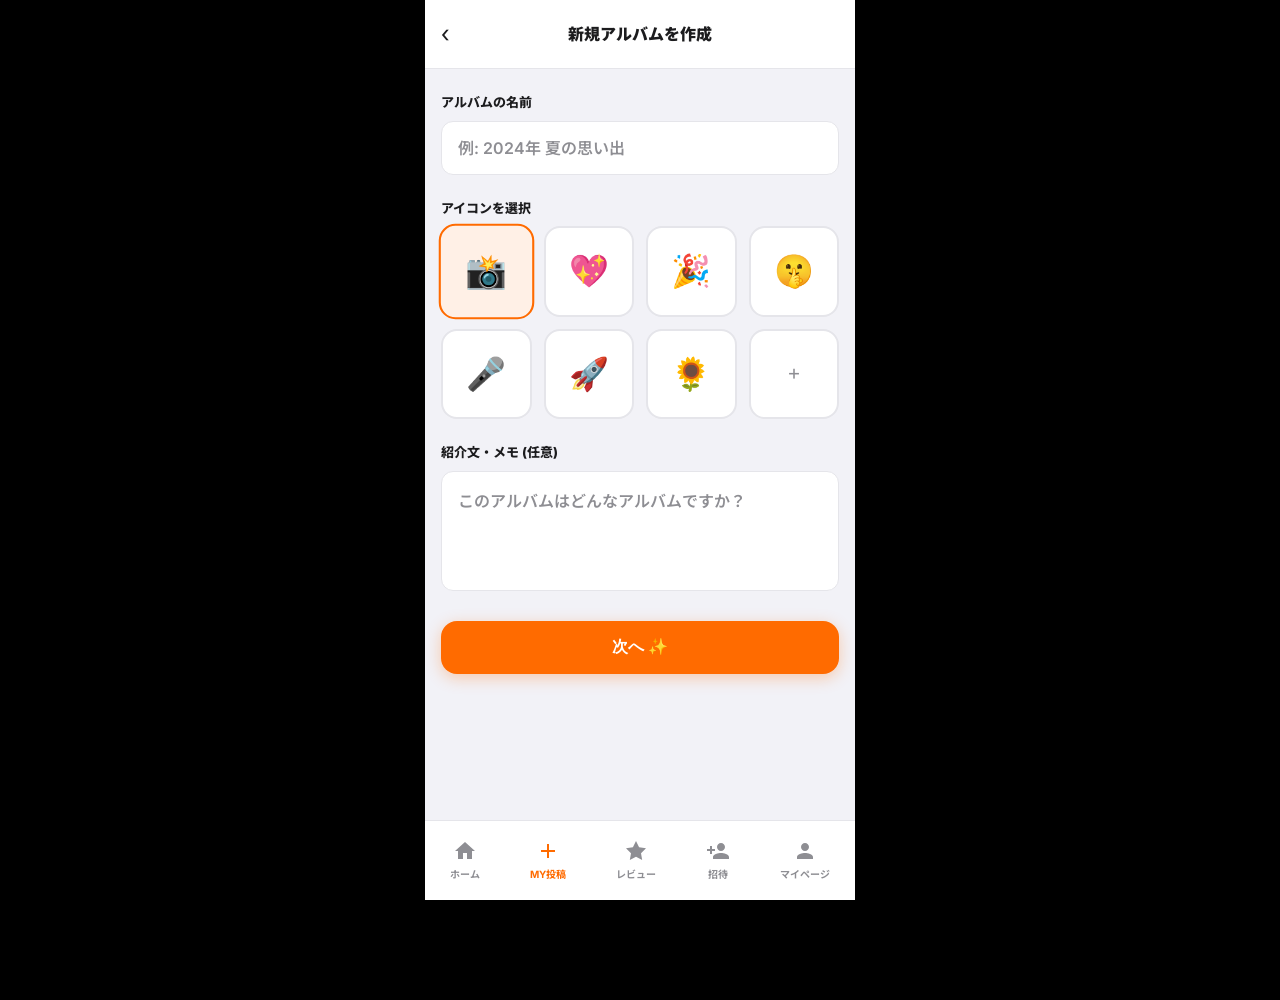
<file: album_create.html>
<!DOCTYPE html>
<html lang="ja">
<head>
    <meta charset="UTF-8">
    <meta name="viewport" content="width=device-width, initial-scale=1.0, maximum-scale=1.0, user-scalable=no, viewport-fit=cover">
    <title>新規アルバムを作成</title>
    <link rel="stylesheet" href="styles.css">
    <link href="https://fonts.googleapis.com/css2?family=Inter:wght@400;600;800;900&family=Noto+Sans+JP:wght@400;700;900&display=swap" rel="stylesheet">
    <style>
        :root {
            --nav-height: 80px;
        }

        body { padding-bottom: calc(var(--nav-height) + 20px); -webkit-tap-highlight-color: transparent; }
        
        .page-header { padding: 16px; background: rgba(255,255,255,0.95); backdrop-filter: blur(10px); position: sticky; top: 0; z-index: 50; display: flex; align-items: center; justify-content: space-between; border-bottom: 1px solid var(--border-color); }
        .back-btn { font-size: 24px; color: var(--text-main); text-decoration: none; width: 32px;}
        .page-title { font-size: 16px; font-weight: 900; }
        
        .form-area { padding: 24px 16px; }
        .f-title { font-size: 13px; font-weight: 800; margin-bottom: 8px; color: var(--text-main); }
        .f-input { width: 100%; border: 1px solid var(--border-color); background: #FFF; padding: 16px; border-radius: 12px; font-size: 16px; font-weight: 700; color: var(--text-main); margin-bottom: 24px; font-family: inherit; }
        .f-input::placeholder { color: var(--text-sub); font-weight: 600; }
        .f-input:focus { outline: 2px solid var(--primary-color); border-color: transparent;}

        .icon-grid { display: grid; grid-template-columns: repeat(4, 1fr); gap: 12px; margin-bottom: 24px; }
        .icon-btn { aspect-ratio: 1; border-radius: 16px; background: #FFF; border: 2px solid var(--border-color); display: flex; align-items: center; justify-content: center; font-size: 32px; cursor: pointer; transition: 0.2s; }
        .icon-btn.active { border-color: var(--primary-color); background: var(--primary-light); transform: scale(1.05); }

        textarea.f-input { height: 120px; resize: none; }

        .btn-next { width: 100%; background: var(--primary-color); color: #FFF; padding: 16px; border-radius: 16px; font-size: 16px; font-weight: 800; border: none; cursor: pointer; display: flex; align-items: center; justify-content: center; box-shadow: 0 4px 16px rgba(255,107,0,0.3); transition: 0.2s;}
        .btn-next:active { transform: scale(0.98); }

        /* Unified Bottom Nav */
        .bottom-nav { position: fixed; bottom: 0; left: 50%; transform: translateX(-50%); width: 100%; max-width: 430px; background-color: rgba(255,255,255,0.95); backdrop-filter: blur(10px); height: var(--nav-height); display: flex; justify-content: space-around; align-items: center; border-top: 1px solid var(--border-color); z-index: 100; padding-bottom: env(safe-area-inset-bottom, 0px); }
        .nav-item { display: flex; flex-direction: column; align-items: center; color: var(--text-sub); text-decoration: none; font-size: 10px; font-weight: 700; gap: 4px; }
        .nav-item.active { color: var(--primary-color); }
        .nav-item svg { width: 24px; height: 24px; fill: currentColor; }
        .nav-fab { background-color: var(--primary-color); color: white; width: 56px; height: 56px; border-radius: 50%; display: flex; align-items: center; justify-content: center; margin-top: -30px; box-shadow: 0 4px 12px rgba(255,107,0,0.3); font-size: 32px; line-height: 1; text-decoration: none; border: 4px solid var(--bg-color); }
    </style>
</head>
<body>
    <div class="app-container">

        <header class="page-header">
            <a href="javascript:history.back()" class="back-btn">‹</a>
            <div class="page-title">新規アルバムを作成</div>
            <div style="width: 32px;"></div>
        </header>

        <div class="form-area" style="padding-bottom: 110px;">
            <div class="f-title">アルバムの名前</div>
            <input type="text" id="albumName" class="f-input" placeholder="例: 2024年 夏の思い出" value="">

            <div class="f-title">アイコンを選択</div>
            <div class="icon-grid" id="iconGrid">
                <div class="icon-btn active" onclick="selectIcon(this, '📸')">📸</div>
                <div class="icon-btn" onclick="selectIcon(this, '💖')">💖</div>
                <div class="icon-btn" onclick="selectIcon(this, '🎉')">🎉</div>
                <div class="icon-btn" onclick="selectIcon(this, '🤫')">🤫</div>
                <div class="icon-btn" onclick="selectIcon(this, '🎤')">🎤</div>
                <div class="icon-btn" onclick="selectIcon(this, '🚀')">🚀</div>
                <div class="icon-btn" onclick="selectIcon(this, '🌻')">🌻</div>
                <div class="icon-btn" style="font-size:14px; color:var(--text-sub); font-weight:800;">＋</div>
            </div>

            <div class="f-title">紹介文・メモ (任意)</div>
            <textarea id="albumDesc" class="f-input" placeholder="このアルバムはどんなアルバムですか？"></textarea>

            <button class="btn-next" onclick="createAlbum()">次へ ✨</button>
        </div>

        <nav class="bottom-nav">
            <a href="dashboard.html" class="nav-item">
                <svg viewBox="0 0 24 24"><path d="M10 20v-6h4v6h5v-8h3L12 3 2 12h3v8z"/></svg>
                <span>ホーム</span>
            </a>
            <a href="album_edit.html" class="nav-item active">
                <svg viewBox="0 0 24 24"><path d="M19 13h-6v6h-2v-6H5v-2h6V5h2v6h6v2z"/></svg>
                <span>MY投稿</span>
            </a>
            <a href="review.html" class="nav-item">
                <svg viewBox="0 0 24 24"><path d="M12 2l3.09 6.26L22 9.27l-5 4.87 1.18 6.88L12 17.77l-6.18 3.25L7 14.14 2 9.27l6.91-1.01L12 2z"/></svg>
                <span>レビュー</span>
            </a>
            <a href="invite.html" class="nav-item">
                <svg viewBox="0 0 24 24"><path d="M15 12c2.21 0 4-1.79 4-4s-1.79-4-4-4-4 1.79-4 4 1.79 4 4 4zm-9-2V7H4v3H1v2h3v3h2v-3h3v-2H6zm9 4c-2.67 0-8 1.34-8 4v2h16v-2c0-2.66-5.33-4-8-4z"/></svg>
                <span>招待</span>
            </a>
            <a href="mypage.html" class="nav-item">
                <svg viewBox="0 0 24 24"><path d="M12 12c2.21 0 4-1.79 4-4s-1.79-4-4-4-4 1.79-4 4 1.79 4 4 4zm0 2c-2.67 0-8 1.34-8 4v2h16v-2c0-2.66-5.33-4-8-4z"/></svg>
                <span>マイページ</span>
            </a>
        </nav>
    </div>

    

    <script>
        let selectedIconVal = '📸';
        
        function selectIcon(el, iconChar) {
            document.querySelectorAll('.icon-btn').forEach(btn => btn.classList.remove('active'));
            el.classList.add('active');
            selectedIconVal = iconChar;
        }

        function createAlbum() {
            const name = document.getElementById('albumName').value || '名称未設定アルバム';
            const desc = document.getElementById('albumDesc').value;
            
            // Build object
            const albumObj = {
                name: name,
                icon: selectedIconVal,
                desc: desc
            };

            // Save to array in localStorage
            let existing = JSON.parse(localStorage.getItem('myCustomAlbums') || '[]');
            existing.unshift(albumObj);
            localStorage.setItem('myCustomAlbums', JSON.stringify(existing));

            // Set as current selected for the edit screen
            localStorage.setItem('selectedCurrentAlbum', name);

            // Navigate to upload actual content
            location.href = 'album_edit.html';
        }
    </script>
</body>
</html>
</file>
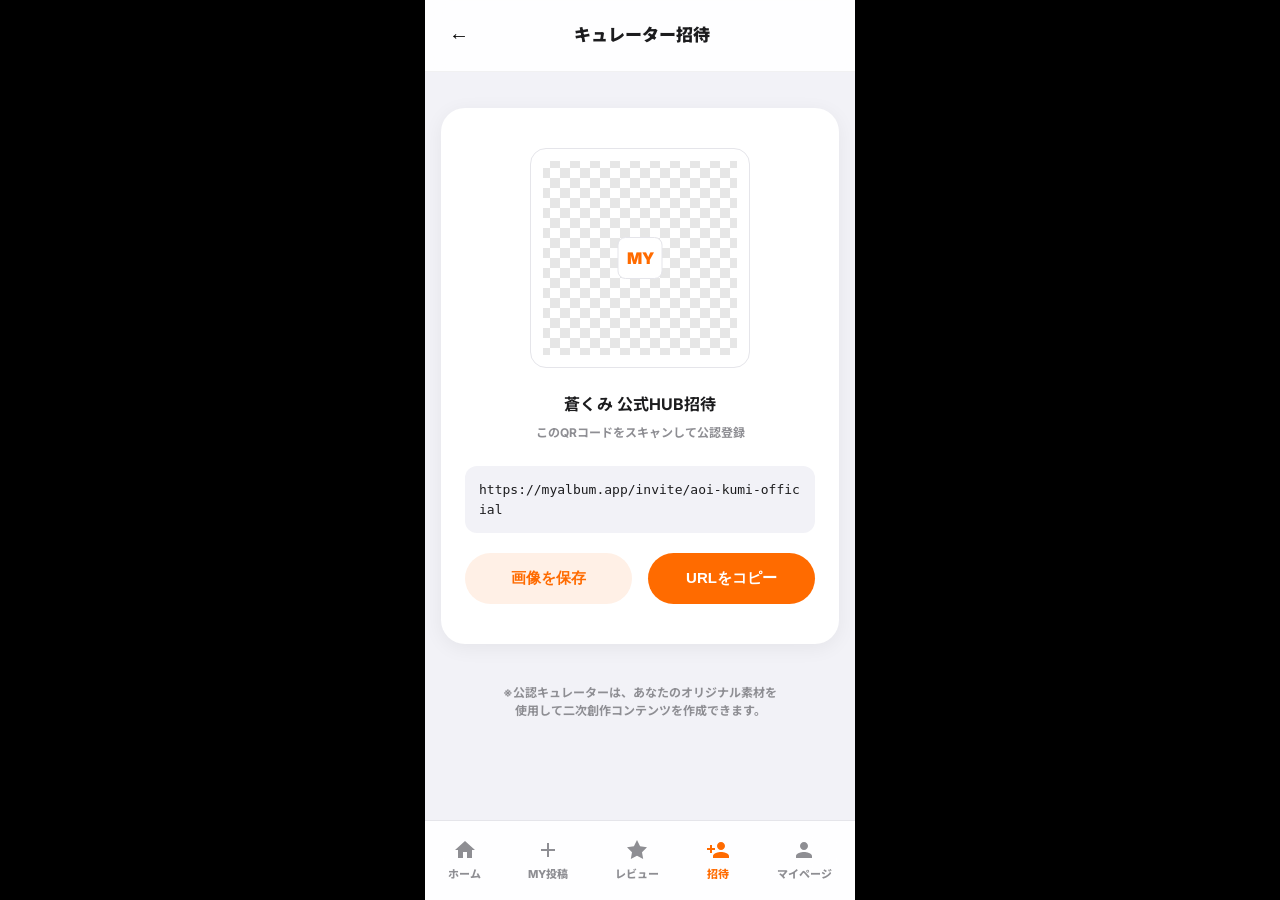
<file: invite.html>
<!DOCTYPE html>
<html lang="ja">
<head>
    <meta charset="UTF-8">
    <meta name="viewport" content="width=device-width, initial-scale=1.0, maximum-scale=1.0, user-scalable=no">
    <title data-i18n="inv_title">ファン招待 - MYアルバム アーティスト</title>
    <link rel="stylesheet" href="styles.css">
    <script src="lang.js"></script>
    <style>
        .qr-card { background: white; padding: 40px 24px; border-radius: 24px; text-align: center; box-shadow: 0 4px 20px rgba(0,0,0,0.06); margin-top: 20px; }
        .qr-frame {
            width: 220px; height: 220px; background: #fff; margin: 0 auto 24px;
            padding: 12px; border: 1px solid var(--border-color); border-radius: 16px;
            display: flex; align-items: center; justify-content: center; position: relative;
        }
        .qr-placeholder {
            width: 100%; height: 100%;
            background: repeating-conic-gradient(#000 0% 25%, #FFF 0% 50%) 50% / 20px 20px;
            opacity: 0.1;
        }
        .qr-logo { position: absolute; top: 50%; left: 50%; transform: translate(-50%, -50%); background: white; padding: 8px; border-radius: 8px; font-weight: 900; color: var(--primary-color); border: 1px solid var(--border-color); }
        .url-display { background: #f2f2f7; padding: 14px; border-radius: 12px; font-family: monospace; font-size: 13px; color: var(--text-main); margin-bottom: 20px; word-break: break-all; text-align: left; }
    </style>
</head>
<body>
    <div class="app-container">
        <header class="app-header">
            <button class="btn-ghost" onclick="history.back()" style="font-size: 20px;">←</button>
            <h1 class="header-title" data-i18n="inv_header">キュレーター招待</h1>
            <div style="width: 32px;"></div>
        </header>

        <main class="p-4 anim-fade" style="padding-bottom: 110px;">
            <div class="qr-card">
                <div class="qr-frame">
                    <div class="qr-placeholder"></div>
                    <div class="qr-logo">MY</div>
                </div>
                <h3 class="mb-2" data-i18n="inv_hub_name">蒼くみ 公式HUB招待</h3>
                <p class="text-xs text-sub mb-6" data-i18n="inv_scan_desc">このQRコードをスキャンして公認登録</p>
                
                <div class="url-display">
                    https://myalbum.app/invite/aoi-kumi-official
                </div>

                <div class="flex gap-4">
                    <button class="btn btn-secondary" onclick="saveQR()" data-i18n="inv_btn_save">画像を保存</button>
                    <button class="btn btn-primary" onclick="copyInviteLink()" data-i18n="inv_btn_copy">URLをコピー</button>
                </div>
            </div>

            <div style="text-align: center; margin-top: 40px;">
                <p class="text-sub text-xs" data-i18n="inv_note">※公認キュレーターは、あなたのオリジナル素材を<br>使用して二次創作コンテンツを作成できます。</p>
            </div>
        </main>

        <nav class="bottom-nav">
            <a href="dashboard.html" class="nav-item">
                <svg viewBox="0 0 24 24"><path d="M10 20v-6h4v6h5v-8h3L12 3 2 12h3v8z"/></svg>
                <span data-i18n="nav_home">ホーム</span>
            </a>
            <a href="album_edit.html" class="nav-item">
                <svg viewBox="0 0 24 24"><path d="M19 13h-6v6h-2v-6H5v-2h6V5h2v6h6v2z"/></svg>
                <span data-i18n="nav_post">MY投稿</span>
            </a>
            <a href="review.html" class="nav-item">
                <svg viewBox="0 0 24 24"><path d="M12 2l3.09 6.26L22 9.27l-5 4.87 1.18 6.88L12 17.77l-6.18 3.25L7 14.14 2 9.27l6.91-1.01L12 2z"/></svg>
                <span data-i18n="nav_review">レビュー</span>
            </a>
            <a href="invite.html" class="nav-item active">
                <svg viewBox="0 0 24 24"><path d="M15 12c2.21 0 4-1.79 4-4s-1.79-4-4-4-4 1.79-4 4 1.79 4 4 4zm-9-2V7H4v3H1v2h3v3h2v-3h3v-2H6zm9 4c-2.67 0-8 1.34-8 4v2h16v-2c0-2.66-5.33-4-8-4z"/></svg>
                <span data-i18n="nav_invite">招待</span>
            </a>
            <a href="mypage.html" class="nav-item">
                <svg viewBox="0 0 24 24"><path d="M12 12c2.21 0 4-1.79 4-4s-1.79-4-4-4-4 1.79-4 4 1.79 4 4 4zm0 2c-2.67 0-8 1.34-8 4v2h16v-2c0-2.66-5.33-4-8-4z"/></svg>
                <span data-i18n="nav_mypage">マイページ</span>
            </a>
        </nav>
    </div>
    <script>
        function saveQR() {
            if (typeof showToast === 'function') {
                showToast(typeof t === 'function' ? t('inv_msg_save') : 'QR画像を保存しました');
            } else {
                alert(typeof t === 'function' ? t('inv_msg_save') : 'QR画像を保存しました');
            }
        }
    </script>
    <script src="app.js"></script>
</body>
</html>
</file>
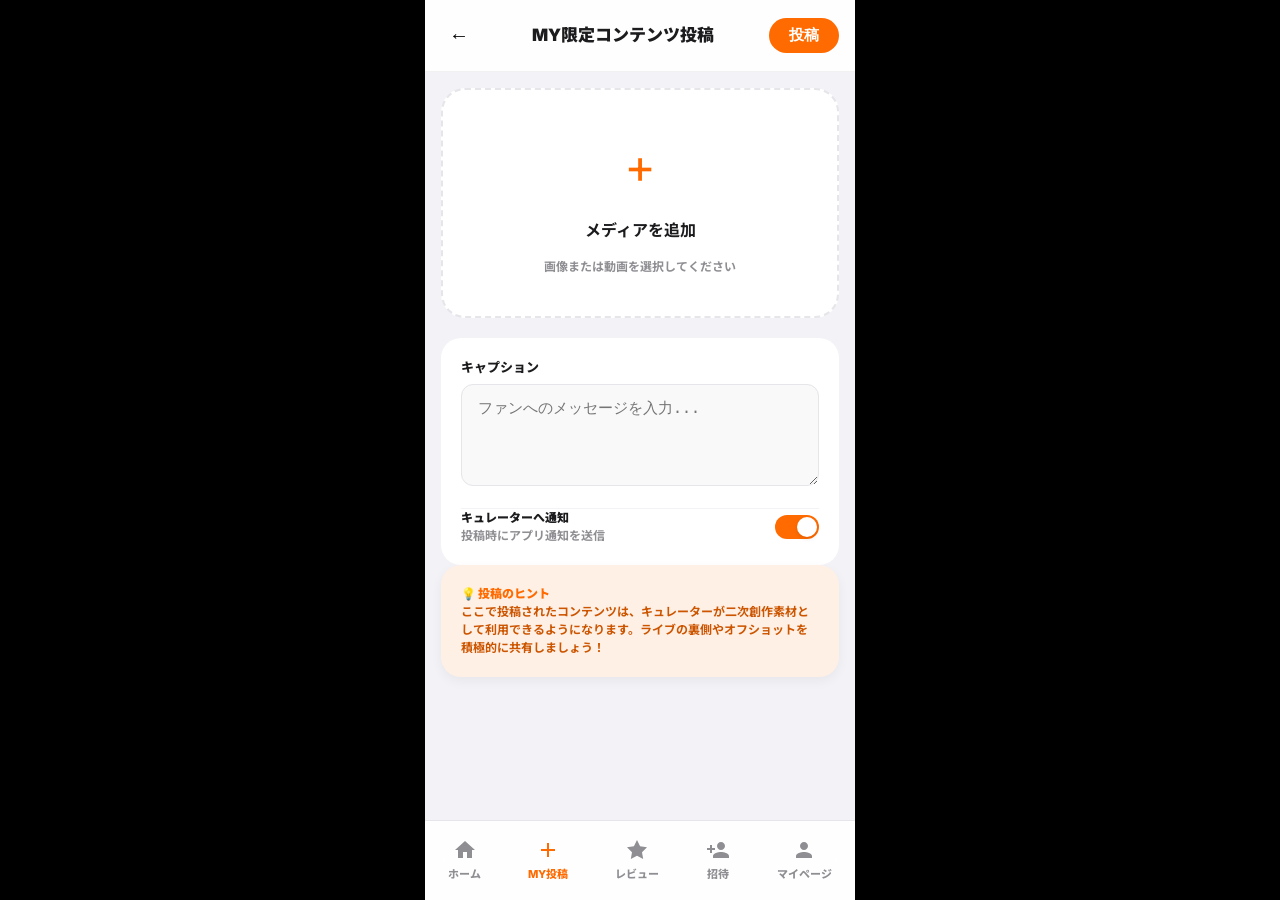
<file: post.html>
<!DOCTYPE html>
<html lang="ja">
<head>
    <meta charset="UTF-8">
    <meta name="viewport" content="width=device-width, initial-scale=1.0, maximum-scale=1.0, user-scalable=no">
    <title>MY限定コンテンツ投稿 - MYアルバム アーティスト</title>
    <link rel="stylesheet" href="styles.css">
    <style>
        .upload-hero {
            background: white; border-radius: 24px; padding: 40px 24px; text-align: center;
            border: 2px dashed var(--border-color); cursor: pointer; transition: 0.3s;
            display: flex; flex-direction: column; align-items: center; justify-content: center; gap: 16px;
        }
        .upload-hero:hover { border-color: var(--primary-color); background: var(--primary-light); }
        .upload-plus { font-size: 48px; color: var(--primary-color); }
        
        .form-section { background: white; border-radius: 20px; padding: 20px; margin-top: 20px; }
    </style>
</head>
<body>
    <div class="app-container">
        <header class="app-header">
            <button class="btn-ghost" onclick="history.back()" style="font-size: 20px;">←</button>
            <h1 class="header-title">MY限定コンテンツ投稿</h1>
            <button class="btn btn-primary btn-sm" style="width: auto; padding: 8px 20px;" onclick="alert('投稿完了！キュレーターへ通知されました。'); location.href='dashboard.html'">投稿</button>
        </header>

        <main class="p-4 anim-fade" style="padding-bottom: 110px;">
            <div class="upload-hero" onclick="document.getElementById('file-in').click()">
                <div class="upload-plus">+</div>
                <h3>メディアを追加</h3>
                <p class="text-xs text-sub">画像または動画を選択してください</p>
                <input type="file" id="file-in" style="display:none;" onchange="alert('ファイルが選択されました')">
            </div>

            <div class="form-section">
                <div class="input-group mb-4">
                    <label class="label">キャプション</label>
                    <textarea class="input" rows="4" placeholder="ファンへのメッセージを入力..."></textarea>
                </div>

                <div class="flex justify-between items-center py-2" style="border-top:1px solid #f2f2f7;">
                    <div>
                        <div class="text-xs font-black">キュレーターへ通知</div>
                        <div class="text-xs text-sub">投稿時にアプリ通知を送信</div>
                    </div>
                    <label class="toggle-switch">
                        <input type="checkbox" checked>
                        <span class="slider"></span>
                    </label>
                </div>
            </div>

            <section class="card mt-6" style="background: var(--primary-light); border: none;">
                <p class="text-xs font-black" style="color:var(--primary-color);">💡 投稿のヒント</p>
                <p class="text-xs mt-2" style="line-height: 1.5; color: #CC5500;">ここで投稿されたコンテンツは、キュレーターが二次創作素材として利用できるようになります。ライブの裏側やオフショットを積極的に共有しましょう！</p>
            </section>
        </main>

        <nav class="bottom-nav">
            <a href="dashboard.html" class="nav-item">
                <svg viewBox="0 0 24 24"><path d="M10 20v-6h4v6h5v-8h3L12 3 2 12h3v8z"/></svg>
                <span>ホーム</span>
            </a>
            <a href="album_edit.html" class="nav-item active">
                <svg viewBox="0 0 24 24"><path d="M19 13h-6v6h-2v-6H5v-2h6V5h2v6h6v2z"/></svg>
                <span>MY投稿</span>
            </a>
            <a href="review.html" class="nav-item">
                <svg viewBox="0 0 24 24"><path d="M12 2l3.09 6.26L22 9.27l-5 4.87 1.18 6.88L12 17.77l-6.18 3.25L7 14.14 2 9.27l6.91-1.01L12 2z"/></svg>
                <span>レビュー</span>
            </a>
            <a href="invite.html" class="nav-item">
                <svg viewBox="0 0 24 24"><path d="M15 12c2.21 0 4-1.79 4-4s-1.79-4-4-4-4 1.79-4 4 1.79 4 4 4zm-9-2V7H4v3H1v2h3v3h2v-3h3v-2H6zm9 4c-2.67 0-8 1.34-8 4v2h16v-2c0-2.66-5.33-4-8-4z"/></svg>
                <span>招待</span>
            </a>
            <a href="mypage.html" class="nav-item">
                <svg viewBox="0 0 24 24"><path d="M12 12c2.21 0 4-1.79 4-4s-1.79-4-4-4-4 1.79-4 4 1.79 4 4 4zm0 2c-2.67 0-8 1.34-8 4v2h16v-2c0-2.66-5.33-4-8-4z"/></svg>
                <span>マイページ</span>
            </a>
        </nav>
    </div>
    <script src="app.js"></script>
</body>
</html>
</file>
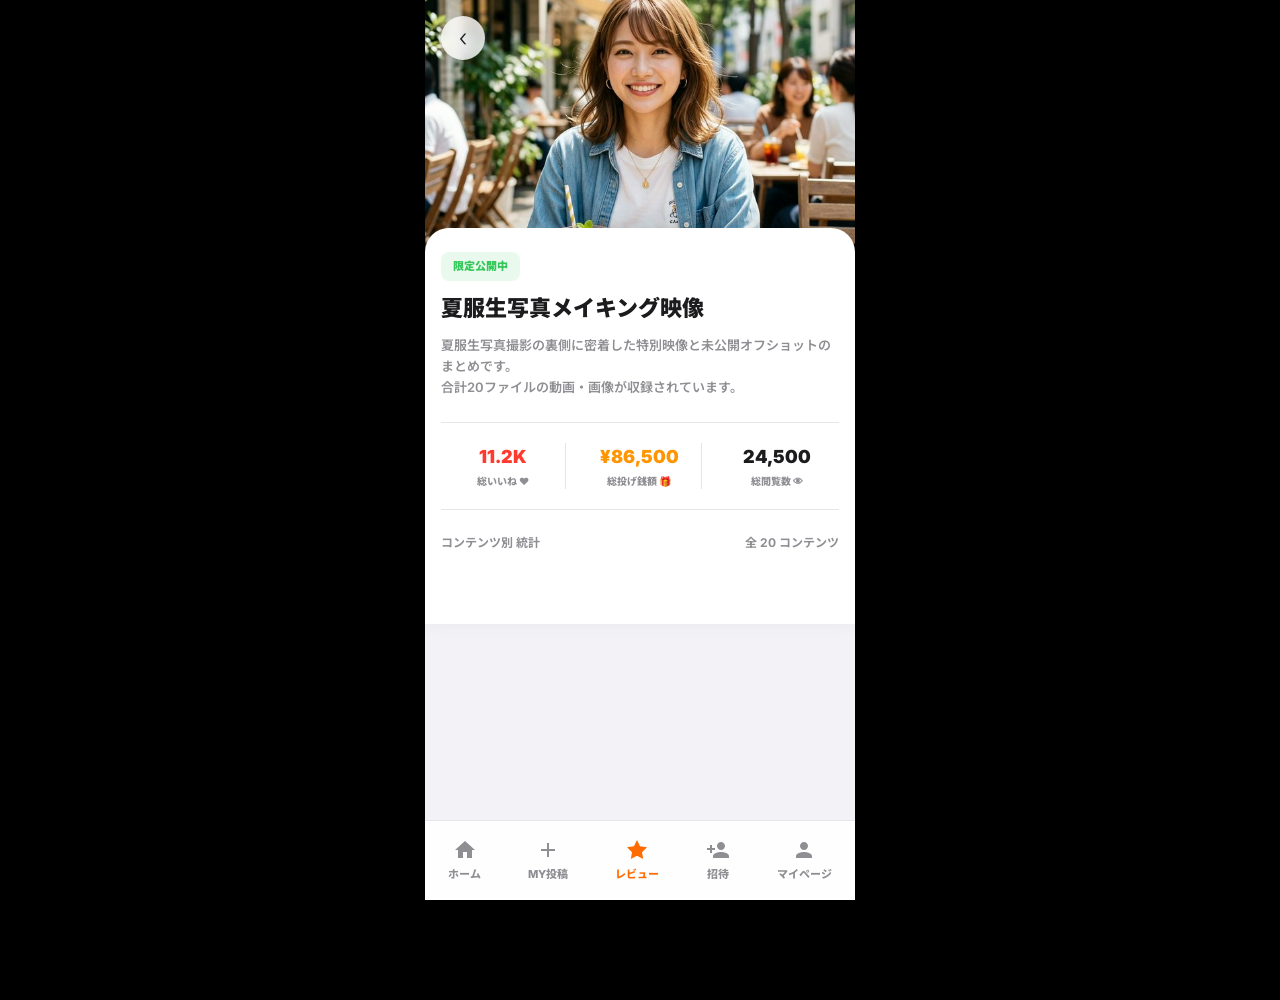
<file: view_summer_list.html>
<!DOCTYPE html>
<html lang="ja">
<head>
    <meta charset="UTF-8">
    <meta name="viewport" content="width=device-width, initial-scale=1.0, maximum-scale=1.0, user-scalable=no, viewport-fit=cover">
    <title data-i18n="vl_summer_title">夏服生写真メイキング映像 - MYアルバム</title>
    <link rel="stylesheet" href="styles.css">
    <script src="lang.js"></script>
    <link href="https://fonts.googleapis.com/css2?family=Inter:wght@400;600;800;900&family=Noto+Sans+JP:wght@400;700;900&display=swap" rel="stylesheet">
    <style>
        :root { --nav-height: 80px; }
        body { padding-bottom: calc(var(--nav-height) + 20px); -webkit-tap-highlight-color: transparent; }
        .app-container { max-width: 430px; margin: 0 auto; background: var(--bg-color); min-height: 100vh;}
        .album-header-img { width: 100%; height: 260px; object-fit: cover; background-color: #333; position: relative; }
        .album-header-img img { width: 100%; height: 100%; object-fit: cover; }
        .top-back-btn { position: absolute; top: safe-area-inset-top; top: 16px; left: 16px; width: 44px; height: 44px; background: rgba(255,255,255,0.8); backdrop-filter: blur(4px); border-radius: 50%; display: flex; align-items: center; justify-content: center; font-size: 24px; font-weight: 300; color: var(--text-main); text-decoration: none; z-index: 10; box-shadow: 0 4px 12px rgba(0,0,0,0.1);}
        
        .album-meta-card { background: #FFF; border-radius: 24px 24px 0 0; margin-top: -32px; position: relative; padding: 24px 16px 16px; box-shadow: 0 -8px 24px rgba(0,0,0,0.1); }
        .badge-arch { background: rgba(52, 199, 89, 0.1); color: #34C759; border-radius: 8px; padding: 6px 12px; font-size: 11px; font-weight: 900; display: inline-block; margin-bottom: 12px;}
        .am-title { font-size: 22px; font-weight: 900; line-height: 1.4; margin-bottom: 12px; color: var(--text-main);}
        .am-desc { font-size: 13px; font-weight: 600; color: var(--text-sub); line-height: 1.6; margin-bottom: 24px;}
        
        /* Stats Dashboard Bar */
        .stats-dashboard { display: grid; grid-template-columns: repeat(3, 1fr); gap: 12px; padding: 20px 0; border-top: 1px solid var(--border-color); border-bottom: 1px solid var(--border-color); margin-bottom: 24px; }
        .stat-item { border-right: 1px solid var(--border-color); display: flex; flex-direction: column; align-items: center; gap: 4px; }
        .stat-item:last-child { border-right: none; }
        .stat-val { font-size: 18px; font-weight: 900; color: var(--text-main); }
        .stat-label { font-size: 10px; font-weight: 800; color: var(--text-sub); }

        .list-header { font-size: 16px; font-weight: 900; margin-bottom: 16px; display: flex; justify-content: space-between; align-items: flex-end;}
        .list-header span { font-size: 12px; color: var(--text-sub); font-weight: 700;}

        /* Content List */
        .content-list { display: flex; flex-direction: column; gap: 12px; }
        .li-item { display: flex; flex-direction: column; background: #FFF; border-radius: 16px; border: 1px solid var(--border-color); overflow: hidden; box-shadow: 0 4px 12px rgba(0,0,0,0.02); }
        
        .li-thumb-wrap { position: relative; width: 100%; aspect-ratio: 16/9; background: #EAE8F2;}
        .li-thumb-wrap img { width: 100%; height: 100%; object-fit: cover;}
        .li-badge { position: absolute; bottom: 8px; right: 8px; background: rgba(0,0,0,0.7); color: #FFF; font-size: 11px; font-weight: 800; padding: 4px 8px; border-radius: 8px; backdrop-filter: blur(4px); display: flex; align-items: center; gap: 4px;}
        
        .li-body { padding: 16px; display: flex; flex-direction: column; gap: 12px;}
        .li-title { font-size: 15px; font-weight: 900; line-height: 1.4; color: var(--text-main);}
        
        /* Artist Stats Box */
        .artist-stats-box { background: #F8F9FB; border-radius: 12px; padding: 12px 16px; display: flex; justify-content: space-around; align-items: center; border: 1px solid rgba(0,0,0,0.03); }
        .as-block { display: flex; align-items: center; gap: 10px; width: 48%; opacity: 0.9; }
        .as-icon { font-size: 16px; display: flex; align-items: center; justify-content: center; width: 32px; height: 32px; border-radius: 50%; background: #FFF; box-shadow: 0 2px 8px rgba(0,0,0,0.05); flex-shrink: 0;}
        .as-val-wrap { display: flex; flex-direction: column; }
        .as-val { font-size: 15px; font-weight: 900; line-height: 1.2;}
        .as-label { font-size: 10px; font-weight: 800; color: var(--text-sub); margin-top:2px; }
    </style>
</head>
<body>
    <div class="app-container">
        <a href="review.html" class="top-back-btn">‹</a>

        <div class="album-header-img">
            <img src="images/aoi_thumbnails/aoi_instagram_post.png" alt="Album Cover">
        </div>

        <div class="album-meta-card">
            <div class="badge-arch" data-i18n="vl_badge_arch">限定公開中</div>
            <h1 class="am-title" data-i18n="vl_summer_h1">夏服生写真メイキング映像</h1>
            
            <p class="am-desc" data-i18n="vl_summer_desc">
                夏服生写真撮影の裏側に密着した特別映像と未公開オフショットのまとめです。<br>合計20ファイルの動画・画像が収録されています。
            </p>

            <div class="stats-dashboard">
                <div class="stat-item">
                    <div class="stat-val" style="color: #FF3B30;">11.2K</div>
                    <div class="stat-label" data-i18n="vl_stat_likes">総いいね ❤️</div>
                </div>
                <div class="stat-item">
                    <div class="stat-val" style="color: #FF9500;">¥86,500</div>
                    <div class="stat-label" data-i18n="vl_stat_tips">総投げ銭額 🎁</div>
                </div>
                <div class="stat-item">
                    <div class="stat-val">24,500</div>
                    <div class="stat-label" data-i18n="vl_stat_views">総閲覧数 👁</div>
                </div>
            </div>

            <div class="list-header">
                <span data-i18n="vl_list_header">コンテンツ別 統計</span> <span data-i18n="vl_summer_count">全 20 コンテンツ</span>
            </div>
            
            <div class="content-list" id="contentList"></div>
            <div style="height: 40px;"></div>
        </div>

        <!-- Bottom Nav from review.html -->
        <nav class="bottom-nav">
            <a href="dashboard.html" class="nav-item">
                <svg viewBox="0 0 24 24"><path d="M10 20v-6h4v6h5v-8h3L12 3 2 12h3v8z"/></svg>
                <span data-i18n="nav_home">ホーム</span>
            </a>
            <a href="album_edit.html" class="nav-item">
                <svg viewBox="0 0 24 24"><path d="M19 13h-6v6h-2v-6H5v-2h6V5h2v6h6v2z"/></svg>
                <span data-i18n="nav_post">MY投稿</span>
            </a>
            <a href="review.html" class="nav-item active">
                <svg viewBox="0 0 24 24"><path d="M12 2l3.09 6.26L22 9.27l-5 4.87 1.18 6.88L12 17.77l-6.18 3.25L7 14.14 2 9.27l6.91-1.01L12 2z"/></svg>
                <span data-i18n="nav_review">レビュー</span>
            </a>
            <a href="invite.html" class="nav-item">
                <svg viewBox="0 0 24 24"><path d="M15 12c2.21 0 4-1.79 4-4s-1.79-4-4-4-4 1.79-4 4 1.79 4 4 4zm-9-2V7H4v3H1v2h3v3h2v-3h3v-2H6zm9 4c-2.67 0-8 1.34-8 4v2h16v-2c0-2.66-5.33-4-8-4z"/></svg>
                <span data-i18n="nav_invite">招待</span>
            </a>
            <a href="mypage.html" class="nav-item">
                <svg viewBox="0 0 24 24"><path d="M12 12c2.21 0 4-1.79 4-4s-1.79-4-4-4-4 1.79-4 4 1.79 4 4 4zm0 2c-2.67 0-8 1.34-8 4v2h16v-2c0-2.66-5.33-4-8-4z"/></svg>
                <span data-i18n="nav_mypage">マイページ</span>
            </a>
        </nav>
    </div>

    <script>
        const fallbackImages = [
            'images/aoi_thumbnails/aoi_summer_fest_yukata.png',
            'images/aoi_thumbnails/aoi_cafe_latte_smile.png',
            'images/aoi_thumbnails/aoi_street_wave.png'
        ];
        
        const contentData = [
            { img: 'view_summer_list/aoi_summer_01.png', type: 'video', time: '02:15', titleKey: 'vl_t_scene1' },
            { img: 'view_summer_list/aoi_summer_02.png', type: 'photo', time: '', titleKey: 'vl_t_scene2_summer' },
            { img: 'view_summer_list/aoi_summer_03.png', type: 'video', time: '05:30', titleKey: 'vl_t_scene3' },
            { img: 'view_summer_list/aoi_summer_04.png', type: 'photo', time: '', titleKey: 'vl_t_scene4' },
            { img: 'view_summer_list/aoi_summer_05.png', type: 'video', time: '01:45', titleKey: 'vl_t_scene5' }
        ];

        for (let i = 5; i < 20; i++) {
            contentData.push({ img: 'missing.png', type: Math.random()>0.5?'video':'photo', time: '03:00', titleKey: 'vl_t_hl_summer', titleSuffix: ' ' + (i+1) });
        }

        const listContainer = document.getElementById('contentList');
        
        function renderSummerList() {
            listContainer.innerHTML = '';
            for (let i = 0; i < 20; i++) {
                const data = contentData[i];
                const badgeIcon = data.type === 'video' ? '🎥' : '🖼';
                const badgeText = data.type === 'video' ? data.time : (typeof t === 'function' ? t('vl_badge_photo') : '画像');
                const titleStr = typeof t === 'function' ? t(data.titleKey) + (data.titleSuffix || '') : data.titleKey + (data.titleSuffix || '');
                const randomFallback = fallbackImages[Math.floor(Math.random() * fallbackImages.length)];
            
            // Randomly generated stats for uploader's view
            const likesCount = Math.floor(Math.random() * 500 + 200); 
            const tipsAmount = Math.floor(Math.random() * 5 + 1) * 500; 

            const itemHtml = `
                <div class="li-item">
                    <div class="li-thumb-wrap">
                        <img src="../MY Album_prototype_1/${data.img}" onerror="this.src='${randomFallback}'">
                        <div class="li-badge">${badgeIcon} ${badgeText}</div>
                    </div>
                    <div class="li-body">
                        <div class="li-title">${i + 1}. ${titleStr}</div>
                        
                        <div class="artist-stats-box">
                            <div class="as-block">
                                <div class="as-icon" style="color:#FF3B30;">❤️</div>
                                <div class="as-val-wrap">
                                    <div class="as-val">${likesCount.toLocaleString()}</div>
                                    <div class="as-label" data-i18n="vl_as_likes">獲得いいね</div>
                                </div>
                            </div>
                            <div style="width:1px; height:24px; background:var(--border-color);"></div>
                            <div class="as-block">
                                <div class="as-icon" style="color:#FF9500;">🎁</div>
                                <div class="as-val-wrap">
                                    <div class="as-val" style="color:#FF9500;">¥${tipsAmount.toLocaleString()}</div>
                                    <div class="as-label" data-i18n="vl_as_tips">獲得投げ銭</div>
                                </div>
                            </div>
                        </div>
                    </div>
                </div>
            `;
            listContainer.insertAdjacentHTML('beforeend', itemHtml);
            }
            if (typeof updateTranslations === 'function') updateTranslations();
        }

        // Initialize display
        if (typeof t === 'function' && Object.keys(langDict).length > 0) {
            renderSummerList();
        } else {
            document.addEventListener('DOMContentLoaded', () => { setTimeout(renderSummerList, 50); });
        }
    </script>
</body>
</html>
</file>
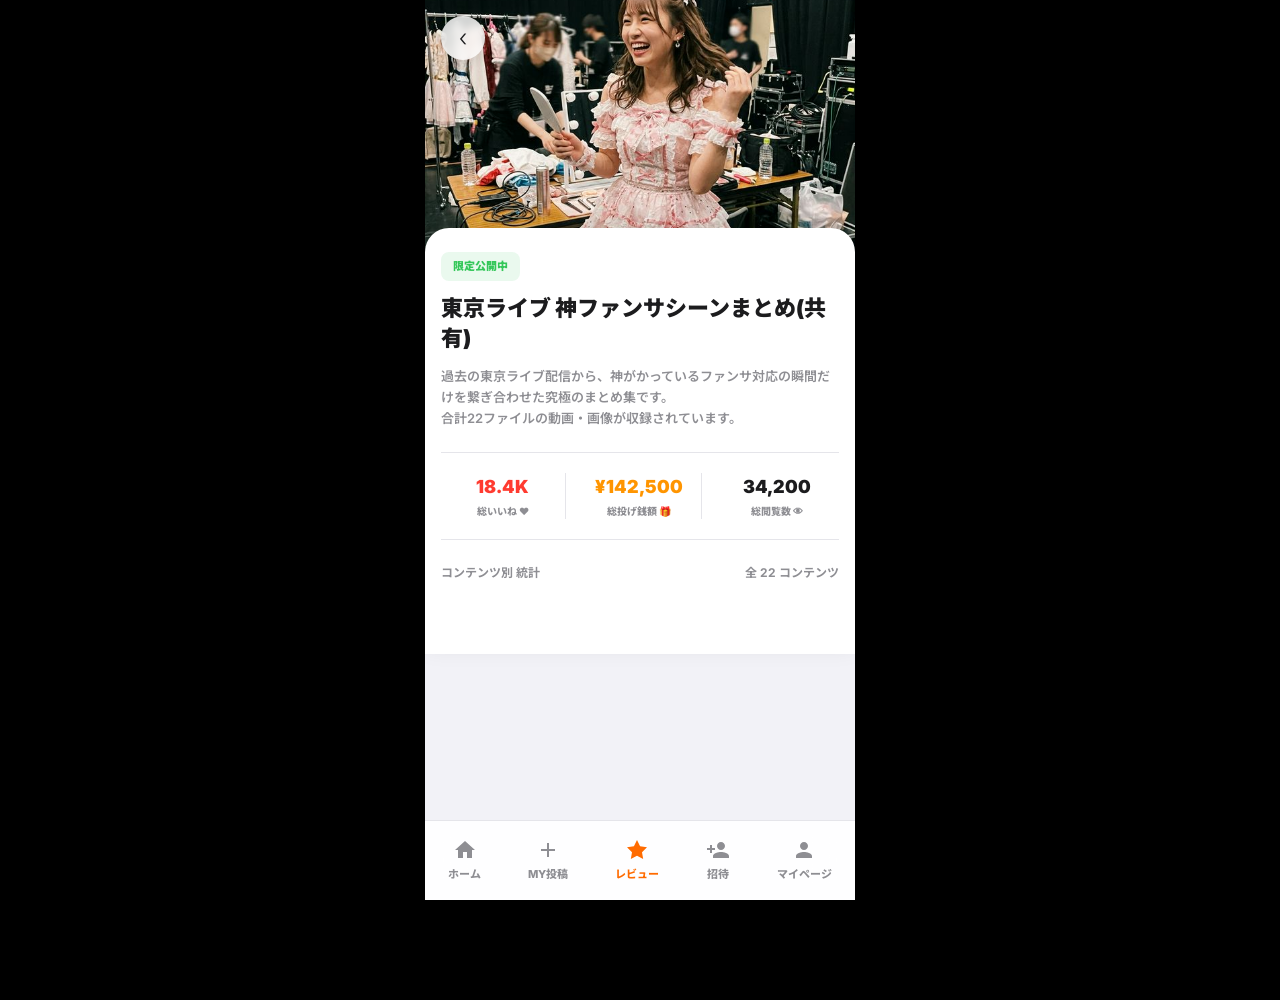
<file: view_tokyolive_list.html>
<!DOCTYPE html>
<html lang="ja">
<head>
    <meta charset="UTF-8">
    <meta name="viewport" content="width=device-width, initial-scale=1.0, maximum-scale=1.0, user-scalable=no, viewport-fit=cover">
    <title data-i18n="vl_tokyo_title">東京ライブ 神ファンサシーンまとめ - MYアルバム</title>
    <link rel="stylesheet" href="styles.css">
    <script src="lang.js"></script>
    <link href="https://fonts.googleapis.com/css2?family=Inter:wght@400;600;800;900&family=Noto+Sans+JP:wght@400;700;900&display=swap" rel="stylesheet">
    <style>
        :root { --nav-height: 80px; }
        body { padding-bottom: calc(var(--nav-height) + 20px); -webkit-tap-highlight-color: transparent; }
        .app-container { max-width: 430px; margin: 0 auto; background: var(--bg-color); min-height: 100vh;}
        .album-header-img { width: 100%; height: 260px; object-fit: cover; background-color: #333; position: relative; }
        .album-header-img img { width: 100%; height: 100%; object-fit: cover; }
        .top-back-btn { position: absolute; top: safe-area-inset-top; top: 16px; left: 16px; width: 44px; height: 44px; background: rgba(255,255,255,0.8); backdrop-filter: blur(4px); border-radius: 50%; display: flex; align-items: center; justify-content: center; font-size: 24px; font-weight: 300; color: var(--text-main); text-decoration: none; z-index: 10; box-shadow: 0 4px 12px rgba(0,0,0,0.1);}
        
        .album-meta-card { background: #FFF; border-radius: 24px 24px 0 0; margin-top: -32px; position: relative; padding: 24px 16px 16px; box-shadow: 0 -8px 24px rgba(0,0,0,0.1); }
        .badge-arch { background: rgba(52, 199, 89, 0.1); color: #34C759; border-radius: 8px; padding: 6px 12px; font-size: 11px; font-weight: 900; display: inline-block; margin-bottom: 12px;}
        .am-title { font-size: 22px; font-weight: 900; line-height: 1.4; margin-bottom: 12px; color: var(--text-main);}
        .am-desc { font-size: 13px; font-weight: 600; color: var(--text-sub); line-height: 1.6; margin-bottom: 24px;}
        
        /* Stats Dashboard Bar */
        .stats-dashboard { display: grid; grid-template-columns: repeat(3, 1fr); gap: 12px; padding: 20px 0; border-top: 1px solid var(--border-color); border-bottom: 1px solid var(--border-color); margin-bottom: 24px; }
        .stat-item { border-right: 1px solid var(--border-color); display: flex; flex-direction: column; align-items: center; gap: 4px; }
        .stat-item:last-child { border-right: none; }
        .stat-val { font-size: 18px; font-weight: 900; color: var(--text-main); }
        .stat-label { font-size: 10px; font-weight: 800; color: var(--text-sub); }

        .list-header { font-size: 16px; font-weight: 900; margin-bottom: 16px; display: flex; justify-content: space-between; align-items: flex-end;}
        .list-header span { font-size: 12px; color: var(--text-sub); font-weight: 700;}

        /* Content List */
        .content-list { display: flex; flex-direction: column; gap: 12px; }
        .li-item { display: flex; flex-direction: column; background: #FFF; border-radius: 16px; border: 1px solid var(--border-color); overflow: hidden; box-shadow: 0 4px 12px rgba(0,0,0,0.02); }
        
        .li-thumb-wrap { position: relative; width: 100%; aspect-ratio: 16/9; background: #EAE8F2;}
        .li-thumb-wrap img { width: 100%; height: 100%; object-fit: cover;}
        .li-badge { position: absolute; bottom: 8px; right: 8px; background: rgba(0,0,0,0.7); color: #FFF; font-size: 11px; font-weight: 800; padding: 4px 8px; border-radius: 8px; backdrop-filter: blur(4px); display: flex; align-items: center; gap: 4px;}
        
        .li-body { padding: 16px; display: flex; flex-direction: column; gap: 12px;}
        .li-title { font-size: 15px; font-weight: 900; line-height: 1.4; color: var(--text-main);}
        
        /* Artist Stats Box */
        .artist-stats-box { background: #F8F9FB; border-radius: 12px; padding: 12px 16px; display: flex; justify-content: space-around; align-items: center; border: 1px solid rgba(0,0,0,0.03); }
        .as-block { display: flex; align-items: center; gap: 10px; width: 48%; opacity: 0.9; }
        .as-icon { font-size: 16px; display: flex; align-items: center; justify-content: center; width: 32px; height: 32px; border-radius: 50%; background: #FFF; box-shadow: 0 2px 8px rgba(0,0,0,0.05); flex-shrink: 0;}
        .as-val-wrap { display: flex; flex-direction: column; }
        .as-val { font-size: 15px; font-weight: 900; line-height: 1.2;}
        .as-label { font-size: 10px; font-weight: 800; color: var(--text-sub); margin-top:2px; }
    </style>
</head>
<body>
    <div class="app-container">
        <a href="review.html" class="top-back-btn">‹</a>

        <div class="album-header-img">
            <img src="images/aoi_thumbnails/aoi_fan_meeting.png" alt="Album Cover">
        </div>

        <div class="album-meta-card">
            <div class="badge-arch" data-i18n="vl_badge_arch">限定公開中</div>
            <h1 class="am-title" data-i18n="vl_tokyo_h1">東京ライブ 神ファンサシーンまとめ(共有)</h1>
            
            <p class="am-desc" data-i18n="vl_tokyo_desc">
                過去の東京ライブ配信から、神がかっているファンサ対応の瞬間だけを繋ぎ合わせた究極のまとめ集です。<br>合計22ファイルの動画・画像が収録されています。
            </p>

            <!-- Dashboard Style Stats -->
            <div class="stats-dashboard">
                <div class="stat-item">
                    <div class="stat-val" style="color: #FF3B30;">18.4K</div>
                    <div class="stat-label" data-i18n="vl_stat_likes">総いいね ❤️</div>
                </div>
                <div class="stat-item">
                    <div class="stat-val" style="color: #FF9500;">¥142,500</div>
                    <div class="stat-label" data-i18n="vl_stat_tips">総投げ銭額 🎁</div>
                </div>
                <div class="stat-item">
                    <div class="stat-val">34,200</div>
                    <div class="stat-label" data-i18n="vl_stat_views">総閲覧数 👁</div>
                </div>
            </div>

            <div class="list-header">
                <span data-i18n="vl_list_header">コンテンツ別 統計</span> <span data-i18n="vl_tokyo_count">全 22 コンテンツ</span>
            </div>
            
            <div class="content-list" id="contentList"></div>
            <div style="height: 40px;"></div>
        </div>
        
        <!-- Bottom Nav from review.html -->
        <nav class="bottom-nav">
            <a href="dashboard.html" class="nav-item">
                <svg viewBox="0 0 24 24"><path d="M10 20v-6h4v6h5v-8h3L12 3 2 12h3v8z"/></svg>
                <span data-i18n="nav_home">ホーム</span>
            </a>
            <a href="album_edit.html" class="nav-item">
                <svg viewBox="0 0 24 24"><path d="M19 13h-6v6h-2v-6H5v-2h6V5h2v6h6v2z"/></svg>
                <span data-i18n="nav_post">MY投稿</span>
            </a>
            <a href="review.html" class="nav-item active">
                <svg viewBox="0 0 24 24"><path d="M12 2l3.09 6.26L22 9.27l-5 4.87 1.18 6.88L12 17.77l-6.18 3.25L7 14.14 2 9.27l6.91-1.01L12 2z"/></svg>
                <span data-i18n="nav_review">レビュー</span>
            </a>
            <a href="invite.html" class="nav-item">
                <svg viewBox="0 0 24 24"><path d="M15 12c2.21 0 4-1.79 4-4s-1.79-4-4-4-4 1.79-4 4 1.79 4 4 4zm-9-2V7H4v3H1v2h3v3h2v-3h3v-2H6zm9 4c-2.67 0-8 1.34-8 4v2h16v-2c0-2.66-5.33-4-8-4z"/></svg>
                <span data-i18n="nav_invite">招待</span>
            </a>
            <a href="mypage.html" class="nav-item">
                <svg viewBox="0 0 24 24"><path d="M12 12c2.21 0 4-1.79 4-4s-1.79-4-4-4-4 1.79-4 4 1.79 4 4 4zm0 2c-2.67 0-8 1.34-8 4v2h16v-2c0-2.66-5.33-4-8-4z"/></svg>
                <span data-i18n="nav_mypage">マイページ</span>
            </a>
        </nav>
    </div>

    <script>
        const fallbackImages = [
            'images/aoi_thumbnails/aoi_live_rehe_sweat.png',
            'images/aoi_thumbnails/aoi_live_miracle_action.png',
            'images/aoi_thumbnails/aoi_fan_meeting.png',
            'images/aoi_thumbnails/aoi_street_wave.png'
        ];
        
        const contentData = [
            { img: 'view_tokyolive_list_photo/aoi_01.png', type: 'video', time: '02:15', titleKey: 'vl_t_scene1' },
            { img: 'view_tokyolive_list_photo/aoi_02.png', type: 'photo', time: '', titleKey: 'vl_t_scene2_tokyo' },
            { img: 'view_tokyolive_list_photo/aoi_03.png', type: 'video', time: '05:30', titleKey: 'vl_t_scene3' },
            { img: 'view_tokyolive_list_photo/aoi_04.png', type: 'photo', time: '', titleKey: 'vl_t_scene4' },
            { img: 'view_tokyolive_list_photo/aoi_05.png', type: 'video', time: '01:45', titleKey: 'vl_t_scene5' }
        ];

        for (let i = 5; i < 22; i++) {
            contentData.push({ img: 'missing.png', type: Math.random()>0.5?'video':'photo', time: '03:00', titleKey: 'vl_t_hl_tokyo', titleSuffix: ' ' + (i+1) });
        }

        const listContainer = document.getElementById('contentList');
        
        // Wait for page load and language to be ready before rendering dynamic content
        function renderTokyoliveList() {
            listContainer.innerHTML = '';
            for (let i = 0; i < 22; i++) {
                const data = contentData[i];
                const badgeIcon = data.type === 'video' ? '🎥' : '🖼';
                const badgeText = data.type === 'video' ? data.time : (typeof t === 'function' ? t('vl_badge_photo') : '画像');
                const titleStr = typeof t === 'function' ? t(data.titleKey) + (data.titleSuffix || '') : data.titleKey + (data.titleSuffix || '');
                const randomFallback = fallbackImages[Math.floor(Math.random() * fallbackImages.length)];
            
            // Randomly generated stats for uploader's view
            const likesCount = Math.floor(Math.random() * 800 + 400); 
            const tipsAmount = Math.floor(Math.random() * 8 + 1) * 500; 

            const itemHtml = `
                <div class="li-item">
                    <div class="li-thumb-wrap">
                        <img src="../MY Album_prototype_1/${data.img}" onerror="this.src='${randomFallback}'">
                        <div class="li-badge">${badgeIcon} ${badgeText}</div>
                    </div>
                    <div class="li-body">
                        <div class="li-title">${i + 1}. ${titleStr}</div>
                        
                        <div class="artist-stats-box">
                            <div class="as-block">
                                <div class="as-icon" style="color:#FF3B30;">❤️</div>
                                <div class="as-val-wrap">
                                    <div class="as-val">${likesCount.toLocaleString()}</div>
                                    <div class="as-label" data-i18n="vl_as_likes">獲得いいね</div>
                                </div>
                            </div>
                            <div style="width:1px; height:24px; background:var(--border-color);"></div>
                            <div class="as-block">
                                <div class="as-icon" style="color:#FF9500;">🎁</div>
                                <div class="as-val-wrap">
                                    <div class="as-val" style="color:#FF9500;">¥${tipsAmount.toLocaleString()}</div>
                                    <div class="as-label" data-i18n="vl_as_tips">獲得投げ銭</div>
                                </div>
                            </div>
                        </div>
                    </div>
                </div>
            `;
            listContainer.insertAdjacentHTML('beforeend', itemHtml);
            }
            if (typeof updateTranslations === 'function') updateTranslations();
        }

        // Initialize display
        if (typeof t === 'function' && Object.keys(langDict).length > 0) {
            renderTokyoliveList();
        } else {
            document.addEventListener('DOMContentLoaded', () => { setTimeout(renderTokyoliveList, 50); });
        }
    </script>
</body>
</html>
</file>
<file: styles.css>
@import url('https://fonts.googleapis.com/css2?family=Inter:wght@400;500;600;700;800;900&family=Noto+Sans+JP:wght@400;500;700;900&display=swap');

:root {
  /* Brand Colors */
  --primary-color: #FF6B00; 
  --primary-hover: #E66000;
  --primary-light: #FFF0E6;
  --secondary-color: #1C1C1E;

  /* Grays & Neutrals */
  --bg-color: #F2F2F7;
  --card-bg: #FFFFFF;
  --text-main: #1C1C1E;
  --text-sub: #8E8E93;
  --border-color: #E5E5EA;
  --success: #34C759;
  --warning: #FF9500;
  --danger: #FF3B30;
  
  /* Dimensions */
  --max-width: 430px;
  --border-radius: 20px;
  --radius-sm: 12px;
  --radius-full: 9999px;
  --nav-height: 80px;
  --font-family: 'Inter', 'Noto Sans JP', sans-serif;
}

* {
  box-sizing: border-box;
  margin: 0;
  padding: 0;
  -webkit-tap-highlight-color: transparent;
}

body {
  font-family: var(--font-family);
  background-color: #000;
  color: var(--text-main);
  line-height: 1.5;
  display: flex;
  justify-content: center;
  min-height: 100vh;
}

.app-container {
  width: 100%;
  max-width: var(--max-width);
  min-height: 100vh;
  background-color: var(--bg-color);
  position: relative;
  display: flex;
  flex-direction: column;
  box-shadow: 0 0 40px rgba(0,0,0,0.3);
  overflow-x: hidden;
}

/* Typography */
h1 { font-size: 24px; font-weight: 900; }
h2 { font-size: 20px; font-weight: 800; }
h3 { font-size: 16px; font-weight: 700; }
.text-sub { color: var(--text-sub); font-size: 14px; }
.text-xs { font-size: 12px; font-weight: 700; }
.font-black { font-weight: 900; }

/* Layout Utilities */
.p-4 { padding: 16px; }
.p-6 { padding: 24px; }
.mb-2 { margin-bottom: 8px; }
.mb-4 { margin-bottom: 16px; }
.mb-6 { margin-bottom: 24px; }
.mt-auto { margin-top: auto; }
.flex { display: flex; }
.flex-col { flex-direction: column; }
.items-center { align-items: center; }
.justify-center { justify-content: center; }
.justify-between { justify-content: space-between; }
.gap-1 { gap: 4px; }
.gap-2 { gap: 8px; }
.gap-3 { gap: 12px; }
.gap-4 { gap: 16px; }

/* Components */
.card {
  background: var(--card-bg);
  border-radius: var(--border-radius);
  padding: 20px;
  margin-bottom: 16px;
  box-shadow: 0 4px 12px rgba(0,0,0,0.05);
  border: 1px solid rgba(0,0,0,0.03);
}

.btn {
  display: inline-flex;
  align-items: center;
  justify-content: center;
  padding: 16px 24px;
  border-radius: var(--radius-full);
  font-size: 15px;
  font-weight: 800;
  cursor: pointer;
  border: none;
  transition: all 0.3s cubic-bezier(0.4, 0, 0.2, 1);
  width: 100%;
  gap: 8px;
}

.btn-primary { background-color: var(--primary-color); color: white; }
.btn-primary:active { transform: scale(0.97); background-color: var(--primary-hover); }
.btn-secondary { background-color: var(--primary-light); color: var(--primary-color); }
.btn-outline { background: transparent; border: 1.5px solid var(--border-color); color: var(--text-main); }
.btn-ghost { background: transparent; border: none; padding: 8px; cursor: pointer; }

/* Header */
.app-header {
  padding: 16px;
  background: rgba(255, 255, 255, 0.9);
  backdrop-filter: blur(10px);
  position: sticky;
  top: 0;
  z-index: 1000;
  display: flex;
  align-items: center;
  justify-content: space-between;
  border-bottom: 1px solid rgba(0,0,0,0.05);
}
.header-title { font-size: 17px; font-weight: 900; }

/* Bottom Nav */
.bottom-nav {
  position: fixed;
  bottom: 0;
  width: 100%;
  max-width: var(--max-width);
  height: var(--nav-height);
  background: rgba(255, 255, 255, 0.92);
  backdrop-filter: blur(20px);
  display: flex;
  justify-content: space-around;
  align-items: center;
  border-top: 1px solid var(--border-color);
  padding-bottom: env(safe-area-inset-bottom);
  z-index: 1000;
}
.nav-item {
  display: flex; flex-direction: column; align-items: center; gap: 4px;
  color: var(--text-sub); text-decoration: none; font-size: 11px; font-weight: 800;
  transition: color 0.3s;
}
.nav-item.active { color: var(--primary-color); }
.nav-item svg { width: 24px; height: 24px; fill: currentColor; }

/* Forms & Onboarding */
.onboarding-step { display: none; width: 100%; animation: slideIn 0.4s ease forwards; }
.onboarding-step.active { display: block; }
@keyframes slideIn { from { opacity: 0; transform: translateX(20px); } to { opacity: 1; transform: translateX(0); } }

.label { display: block; font-size: 13px; font-weight: 800; margin-bottom: 6px; color: var(--text-main); }
.input {
  width: 100%; padding: 14px 16px; border-radius: var(--radius-sm);
  border: 1.5px solid var(--border-color); background: #f9f9f9;
  font-size: 15px; font-weight: 500; outline: none; transition: 0.2s;
}
.input:focus { border-color: var(--primary-color); background: #fff; }

/* SNS Icons */
.sns-icon {
  width: 32px; height: 32px; border-radius: 8px; display: flex; align-items: center; justify-content: center;
  color: white; font-weight: 900; font-size: 14px; flex-shrink: 0;
}
.bg-sr { background: linear-gradient(135deg, #FF6B00, #FF3B30); }

.sns-icon img, .sns-logo img {
  width: 100%;
  height: 100%;
  object-fit: contain;
  border-radius: inherit;
}
.sns-icon.is-img, .sns-logo.is-img {
  background: white !important;
  border: 1px solid rgba(0,0,0,0.05);
  padding: 4px;
}

/* Review Grid */
.review-grid {
  display: grid; grid-template-columns: repeat(5, 1fr); gap: 6px; margin-top: 12px;
}
.review-thumb-sm {
  width: 100%; aspect-ratio: 1/1; border-radius: 6px; background: #eee;
  cursor: pointer; overflow: hidden; position: relative; border: 1.5px solid transparent;
}
.review-thumb-sm img { width: 100%; height: 100%; object-fit: cover; }
.review-thumb-sm.god { border-color: #FFD700; }
.review-thumb-sm.god::after { content: '✨'; position: absolute; bottom: 2px; right: 2px; font-size: 8px; }

/* Modal */
.modal-overlay {
  position: fixed; top: 0; left: 0; width: 100%; height: 100%;
  background: rgba(0,0,0,0.8); z-index: 2000; display: none;
  justify-content: center; align-items: center; padding: 20px;
}
.modal-container {
  width: 100%; max-width: 380px; background: white; border-radius: 24px;
  overflow: hidden; animation: popUp 0.3s cubic-bezier(0.175, 0.885, 0.32, 1.275);
}
@keyframes popUp { from { opacity: 0; transform: scale(0.9); } to { opacity: 1; transform: scale(1); } }
.modal-img-wrap { width: 100%; aspect-ratio: 1/1; background: #000; display: flex; align-items: center; justify-content: center; }
.modal-img-wrap img { width: 100%; height: 100%; object-fit: contain; }
.modal-content { padding: 20px; }

/* Badge */
.badge { padding: 4px 8px; border-radius: 6px; font-size: 10px; font-weight: 800; display: inline-block; }
.badge-unconfirmed { background: #E5E5EA; color: #8E8E93; }
.badge-god { background: #FFF3E0; color: #FF9800; border: 1px solid #FF9800; }
.badge-uncertified { background: #FFE5E5; color: #FF3B30; }

/* Toggles */
.toggle-switch { position: relative; display: inline-block; width: 44px; height: 24px; }
.toggle-switch input { opacity: 0; width: 0; height: 0; }
.slider { position: absolute; cursor: pointer; top: 0; left: 0; right: 0; bottom: 0; background-color: #E5E5EA; transition: .3s; border-radius: 24px; }
.slider:before { position: absolute; content: ""; height: 20px; width: 20px; left: 2px; bottom: 2px; background-color: white; transition: .3s; border-radius: 50%; box-shadow: 0 2px 4px rgba(0,0,0,0.1); }
input:checked + .slider { background-color: var(--primary-color); }
input:checked + .slider:before { transform: translateX(20px); }

/* Animation Utils */
.anim-fade { animation: fadeIn 0.5s ease forwards; }
@keyframes fadeIn { from { opacity: 0; } to { opacity: 1; } }

/* Avatar */
.avatar-lg { width: 80px; height: 80px; border-radius: 50%; border: 2px solid #fff; box-shadow: 0 4px 10px rgba(0,0,0,0.1); }

.logo-text { font-weight: 900; letter-spacing: -1px; }
.logo-accent { color: var(--primary-color); }

/* Tabs */
.tab-container { display: flex; background: white; padding: 4px; border-radius: 12px; margin-bottom: 20px; box-shadow: 0 2px 8px rgba(0,0,0,0.04); }
.tab-item { flex: 1; padding: 10px; text-align: center; font-size: 13px; font-weight: 800; color: var(--text-sub); border-radius: 10px; cursor: pointer; transition: 0.3s; }
.tab-item.active { background: var(--primary-color); color: white; }

.tab-content { display: none; }
.tab-content.active { display: block; }

/* Compact Archive Card */
.archive-card-sm { background: white; border-radius: 16px; padding: 12px; margin-bottom: 12px; border: 1px solid rgba(0,0,0,0.03); box-shadow: 0 2px 8px rgba(0,0,0,0.02); }
.ac-thumb-sm { width: 60px; height: 60px; border-radius: 8px; object-fit: cover; background: #eee; flex-shrink: 0; }
.status-text { font-size: 10px; font-weight: 800; margin-top: 4px; }
.status-unconfirmed { color: var(--text-sub); }
.status-god { color: var(--primary-color); }
.status-approved { color: var(--success); }
.status-rejected { color: var(--danger); }

/* Status Select Styles */
.status-select {
    padding: 2px 4px;
    border-radius: 6px;
    font-size: 10px;
    font-weight: 800;
    border: 1px solid transparent;
    background: transparent;
    cursor: pointer;
    outline: none;
    transition: all 0.2s;
}
.status-select:focus { border-color: rgba(0,0,0,0.1); background: #f9f9f9; }

.select-unconfirmed { color: var(--text-sub); }
.select-god { color: var(--primary-color); }
.select-approved { color: var(--success); }
.select-rejected { color: var(--danger); }

/* Apply colors based on value (simulated via classes) */
select.status-unconfirmed { color: var(--text-sub) !important; }
select.status-god { color: var(--primary-color) !important; }
select.status-approved { color: var(--success) !important; }
select.status-rejected { color: var(--danger) !important; }

/* Grid for Fan Original */
.fan-grid { display: grid; grid-template-columns: 1fr; gap: 12px; }

/* Language Switcher */
.lang-switcher {
  position: absolute;
  top: 16px;
  right: 16px;
  display: flex;
  background: #E5E5EA; /* 少し濃いめの背景で白ボタンを目立たせる */
  border-radius: 20px;
  padding: 4px;
  z-index: 1000;
  box-shadow: inset 0 2px 4px rgba(0,0,0,0.04);
}

.lang-btn {
  border: none;
  background: transparent;
  padding: 6px 12px;
  border-radius: 16px;
  font-size: 12px;
  font-weight: 800;
  cursor: pointer;
  color: #8E8E93;
  transition: all 0.3s cubic-bezier(0.4, 0, 0.2, 1);
}

.lang-btn.active {
  background: #FFF;
  color: var(--primary-color);
  box-shadow: 0 2px 8px rgba(0,0,0,0.1);
  transform: scale(1.02);
}
</file>
